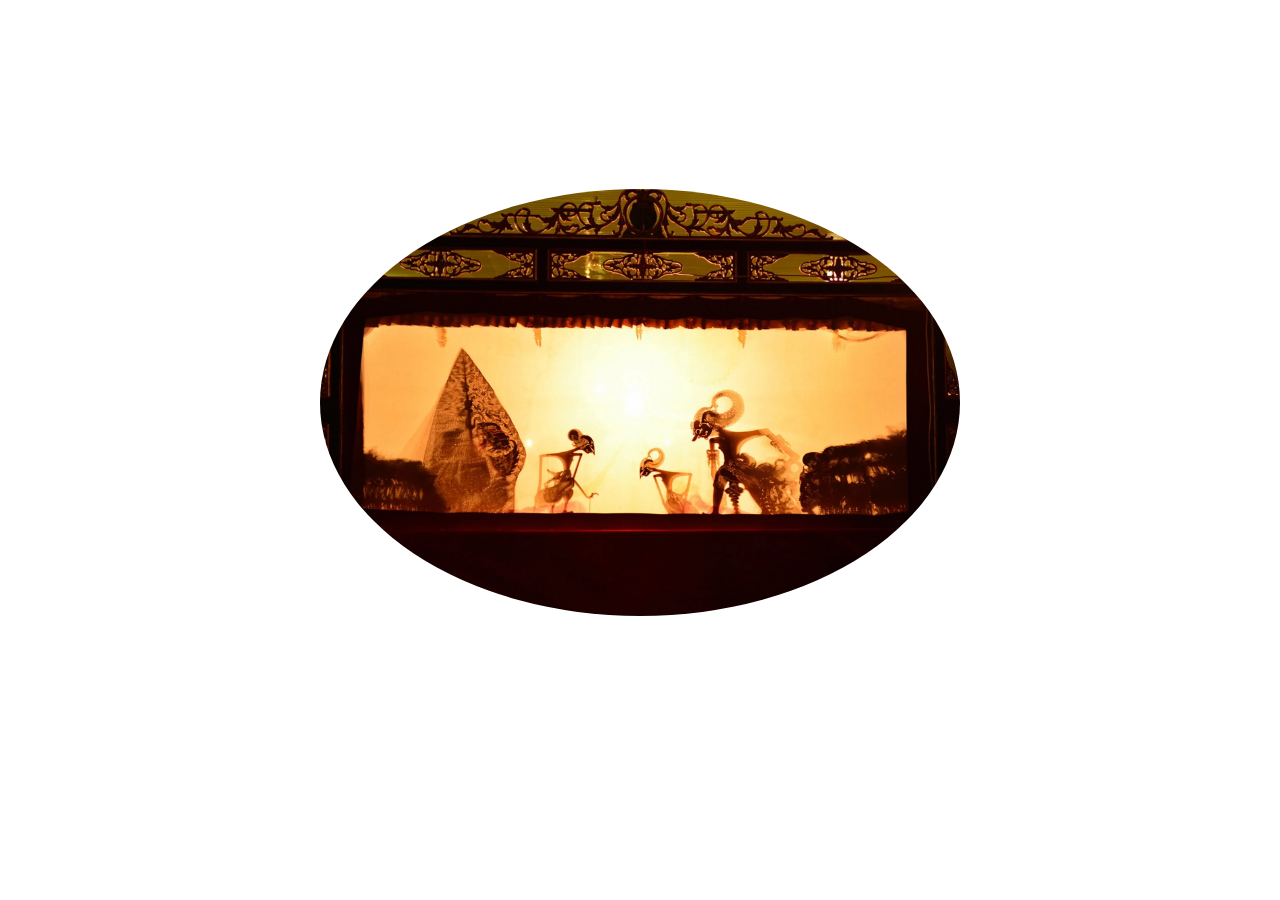
<file: index.html>
<!DOCTYPE html>
<html lang="en">
  <head>
    <title> Wayang </title>
    <meta charset="utf-8">
    <meta http-equiv="X-UA-Compatible" content="IE=edge">
    <meta name="viewport" content="width=device-width, initial-scale=1">
    <link rel="stylesheet" href="css/style.css" />
  </head>  
  <body>
    
    <div class="container">
        <div class="front">
            <a href="wayangclose.html">
                <img src="images/wayang.jpg">
            </a>
        </div>
    </div>

  </body>
</html>
</file>
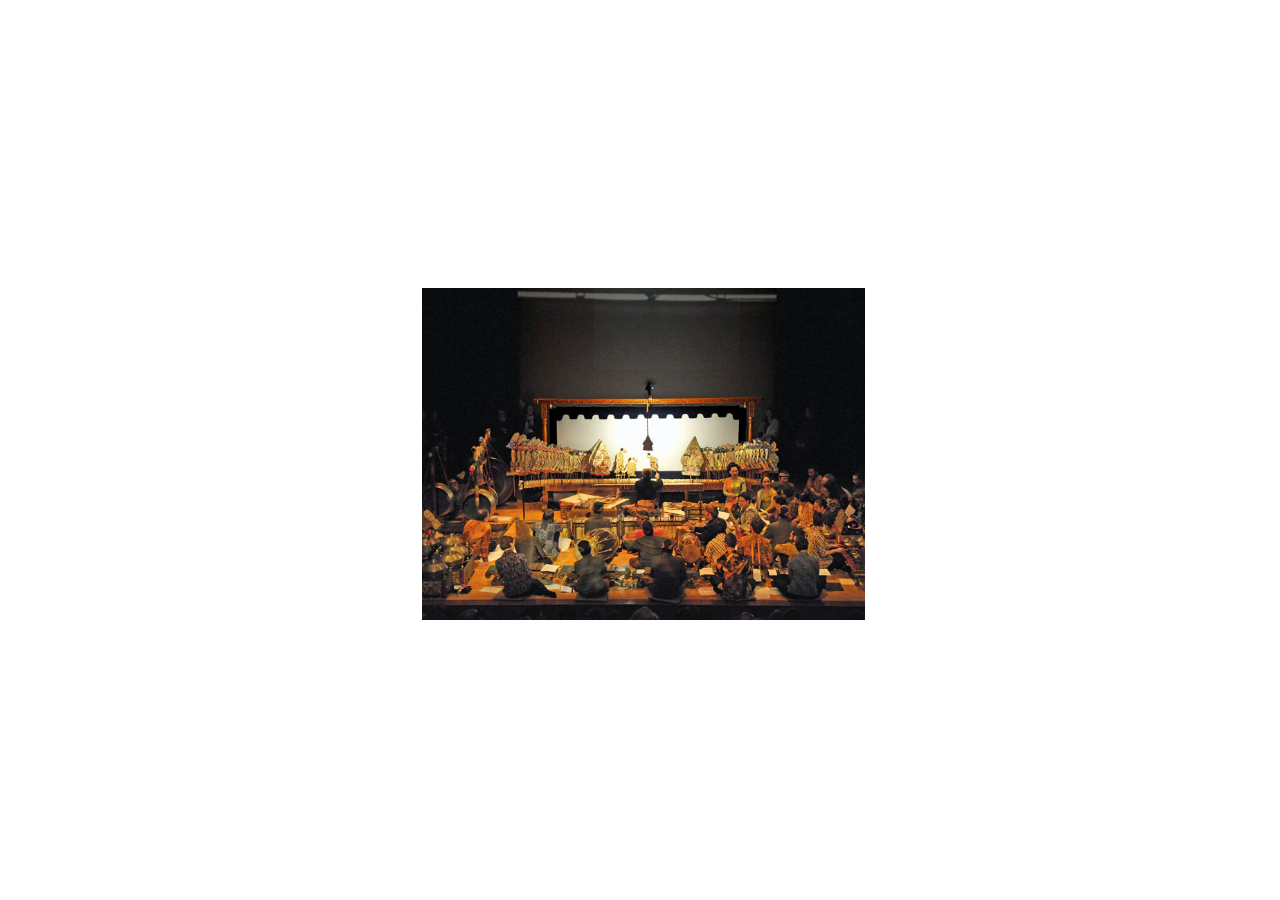
<file: backstage.html>
<!DOCTYPE html>
  <html lang="en">
    <head>
      <title>Backstage</title>
      <meta charset="utf-8">
      <meta http-equiv="X-UA-Compatible" content="IE=edge">
      <meta name="viewport" content="width=device-width, initial-scale=1">
          <link rel="stylesheet" type="text/css" href="css/backstage.css">
    </head>  
    <body>

        <div class="row">
         <div class="column">
            <a href="backstage2.html">
                <img src="images/wayang_7.jpg"style="width:70%" >

         </div>
          
    </body>
  </html>
</file>
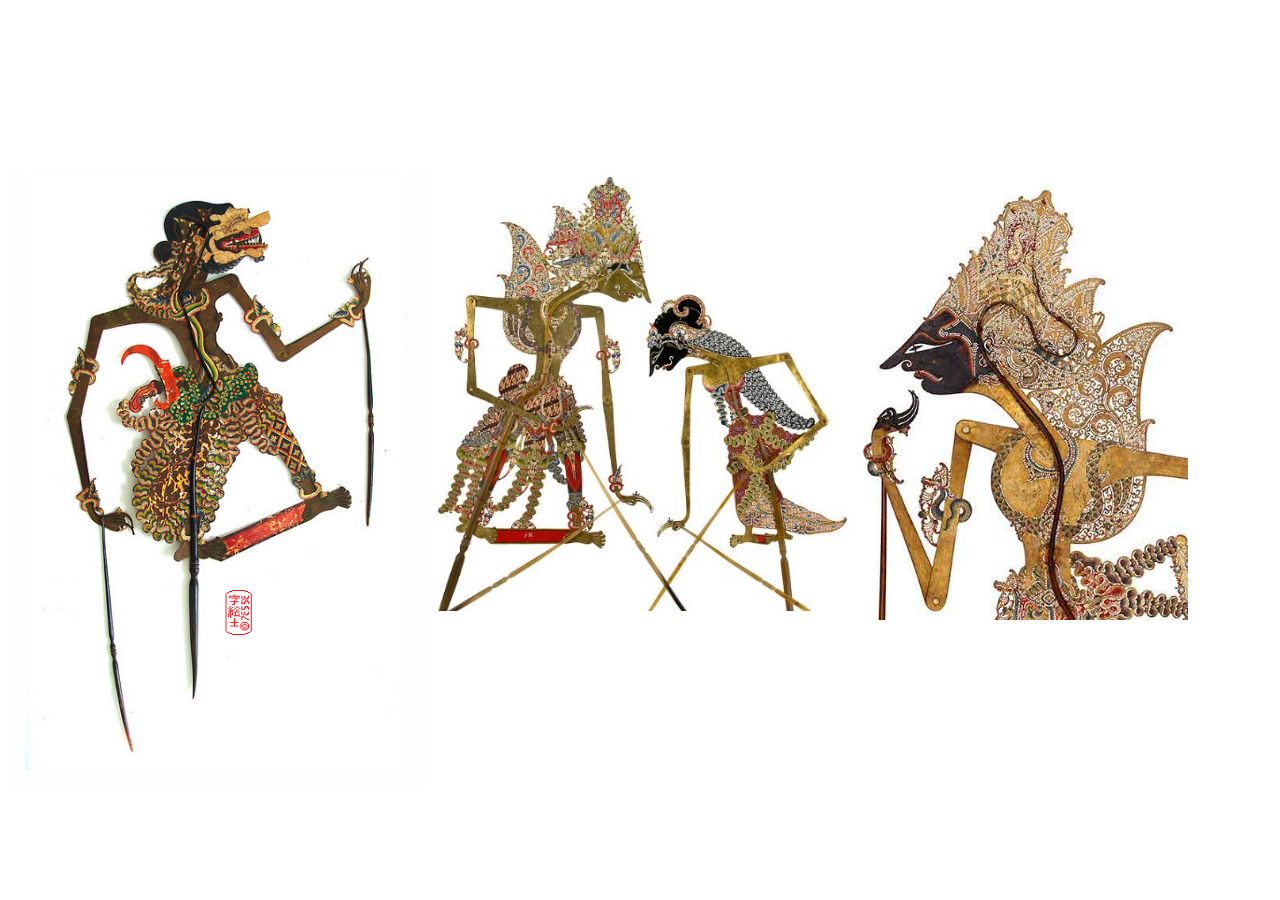
<file: puppet.html>
<!DOCTYPE html>
  <html lang="en">
    <head>
      <title>Wayang Puppets</title>
      <meta charset="utf-8">
      <meta http-equiv="X-UA-Compatible" content="IE=edge">
      <meta name="viewport" content="width=device-width, initial-scale=1">
          <link rel="stylesheet" type="text/css" href="css/puppet.css">
    </head>  
    <body>


        <div class="row">
            <div class="column">
              <a href="puppetmake.html">
                <img src="images/wayangpuppet_4.jpg"style="width:100%" >
              </a>
            </div>
          
            <div class="column">    
                <a href="wayangclose.html">
                    <img src="images/wayangpuppet_2.jpg"style="width:100%" >
                </a>
            </div>

            <div class="column">    
                <a href="index.html">
                    <img src="images/wayangpuppet_1.jpeg"style="width:80%" >
                </a>
            </div>

        </div>
  
    </body>
  </html>
</file>
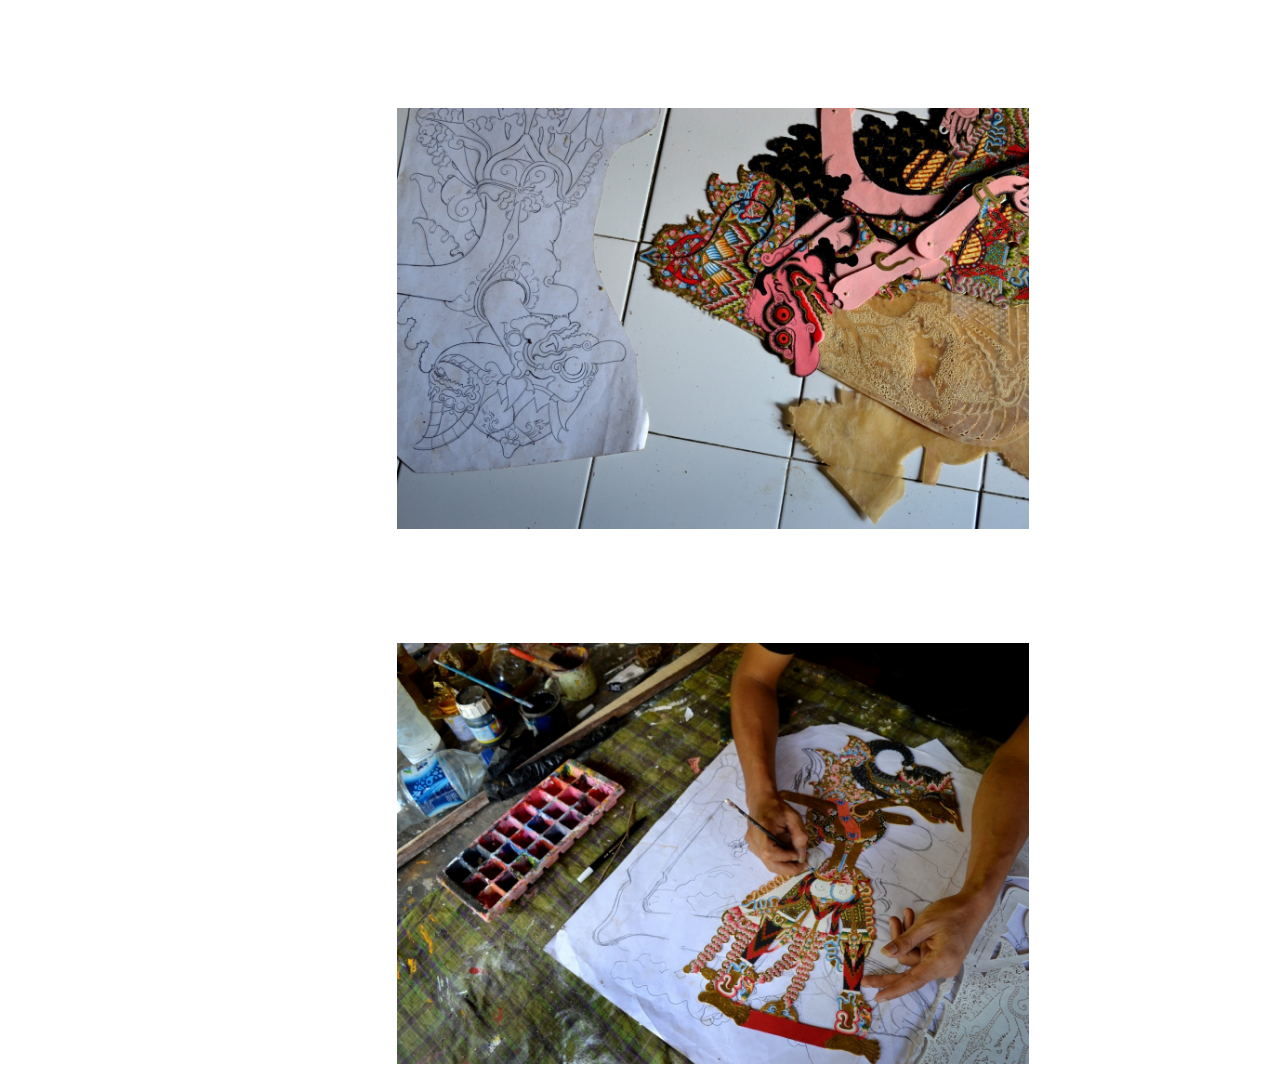
<file: puppetmake.html>
<!DOCTYPE html>
  <html lang="en">
    <head>
      <title>The Process</title>
      <meta charset="utf-8">
      <meta http-equiv="X-UA-Compatible" content="IE=edge">
      <meta name="viewport" content="width=device-width, initial-scale=1">
          <link rel="stylesheet" type="text/css" href="css/puppetmake.css">
    </head>  
    <body>


        <div class="row">
            <div class="column">
                <a href="wayangmake2.html">
                    <img src="images/wayang_8.jpg"style="width:100%" >
            </div>
          
            <div class="column">    
                <a href="wayangclose.html">
                   <img src="images/wayang_9.jpg"style="width:100%" >
                </a>
            </div>
            
        </div>




  
    </body>
  </html>
</file>
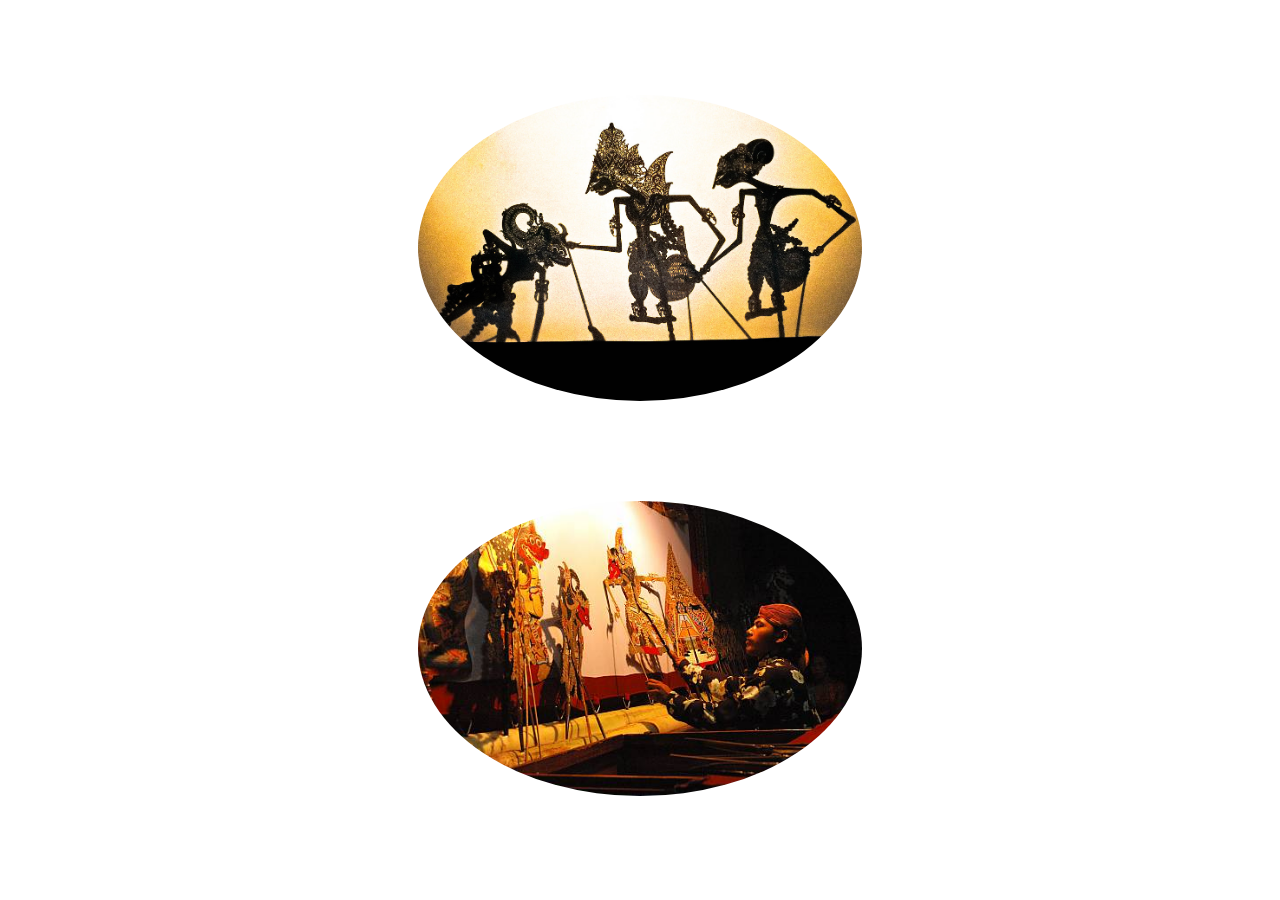
<file: wayangclose.html>
<!DOCTYPE html>
  <html lang="en">
    <head>
      <title> Option Page </title>
      <meta charset="utf-8">
      <meta http-equiv="X-UA-Compatible" content="IE=edge">
      <meta name="viewport" content="width=device-width, initial-scale=1">
          <link rel="stylesheet" type="text/css" href="css/second.css">
    </head>  
    <body>

        <div class="container">
            <div class="column">
                <div class="second">
                    <a href="puppet.html">
                         <img src="images/wayang_2.jpeg">
                    </a>
                </div>
            </div>
        </div>
           
        <div class="container">
            <div class="column">
                 <div class="second">
                    <a href="backstage.html">
                        <img src="images/wayang_4.jpg">
                    </a>
                </div>
            </div>
        </div>
            
    </body>
  </html>
</file>
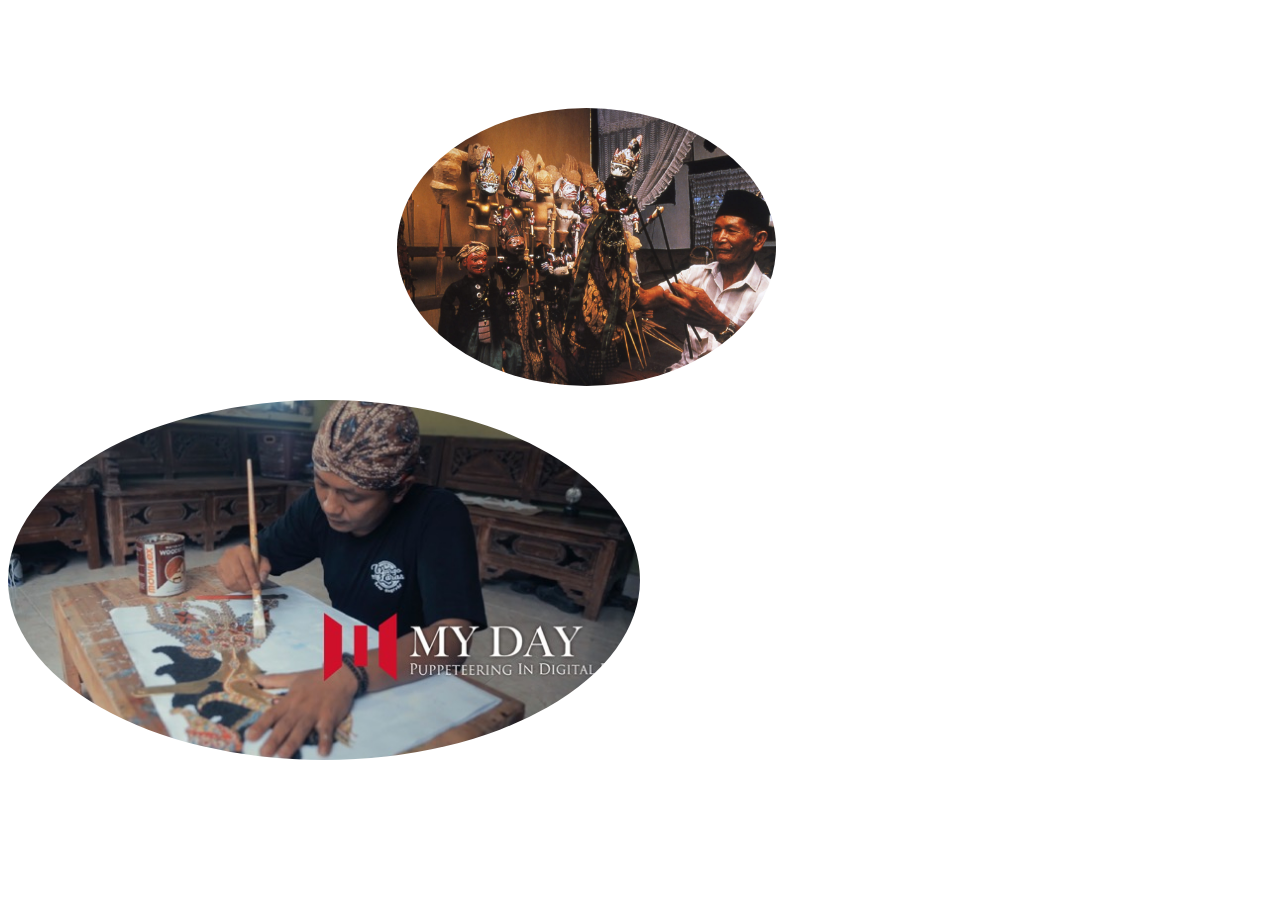
<file: wayangmake2.html>
<!DOCTYPE html>
  <html lang="en">
    <head>
      <title>The Process</title>
      <meta charset="utf-8">
      <meta http-equiv="X-UA-Compatible" content="IE=edge">
      <meta name="viewport" content="width=device-width, initial-scale=1">
          <link rel="stylesheet" type="text/css" href="css/wayangmake.css">
    </head>  
    <body>

        <div class="row">
            <div class="column">
                <a href="wayangclose.html">
                    <img src="images/wayang_5.jpg"style="width:60%"  >
                </a>
            </div>
        </div>

        
        <a href="puppetmake.html">
            <img src="images/wayangmake.jpeg"style="width:50%" >
        </a>
        

    </body>
  </html>
</file>
<file: css/style.css>
html,
body {
  padding: 0;
  margin: 0;
}

.container {
  display: flex;
  flex-direction: row;
}


  img {
    border-radius: 50%;
    display: block;
    margin-left: auto;
    margin-right: auto;
    margin-top: 21vh;
    width: 50%;
  }

  front {  
    max-width: 100%;  
    height: auto;  
    }  

second {
        max-width: 100%;  
        height: 90%;  
    }
.row {
    display: flex;
  }
  
  .column {
    flex: 50%;
    padding: 5px;
  }
</file>
<file: css/backstage.css>
.column {
    float: left;
    width: 50%;

    margin-top: 30vh;
    padding: 10px;
    margin-left: 32%;

  }
  
  /* Clearfix (clear floats) */
  .row::after {
    content: "";
    clear: both;
    display: table;
  }
</file>
<file: css/puppet.css>
.column {
    float: left;
    width: 33.33%;
    margin-top: 18vh;
  }
  
  /* Clearfix (clear floats) */
  .row::after {
    content: "";
    clear: both;
    display: table;
  }
</file>
<file: css/puppetmake.css>
.column {
    float: left;
    width: 50%;

    margin-top: 10vh;
    padding: 10px;
    margin-left: 30%;

  }
  
  /* Clearfix (clear floats) */
  .row::after {
    content: "";
    clear: both;
    display: table;
  }
</file>
<file: css/second.css>
html,
body {
  padding: 0;
  margin: 0;
}

.container {
  display: flex;
  flex-direction: row;
}


  img {
    border-radius: 50%;
    display: block;
    margin-left: auto;
    margin-right: auto;
    margin-top: 10vh;
    width: 35%;
    height: 100%;
  }


img {
        max-width: 50%;  
        height: 100%;  
    }
.row {
    display: flex;
  }
  
  .column {
    flex: 50%;
    padding: 5px;
  }
</file>
<file: css/wayangmake.css>
.column {
    float: left;
    width: 50%;

    margin-top: 10vh;
    padding: 10px;
    margin-left: 30%;

  }
  
  /* Clearfix (clear floats) */
  .row::after {
    content: "";
    clear: both;
    display: table;
  }

  img {
    border-radius: 50%;
  }
</file>
